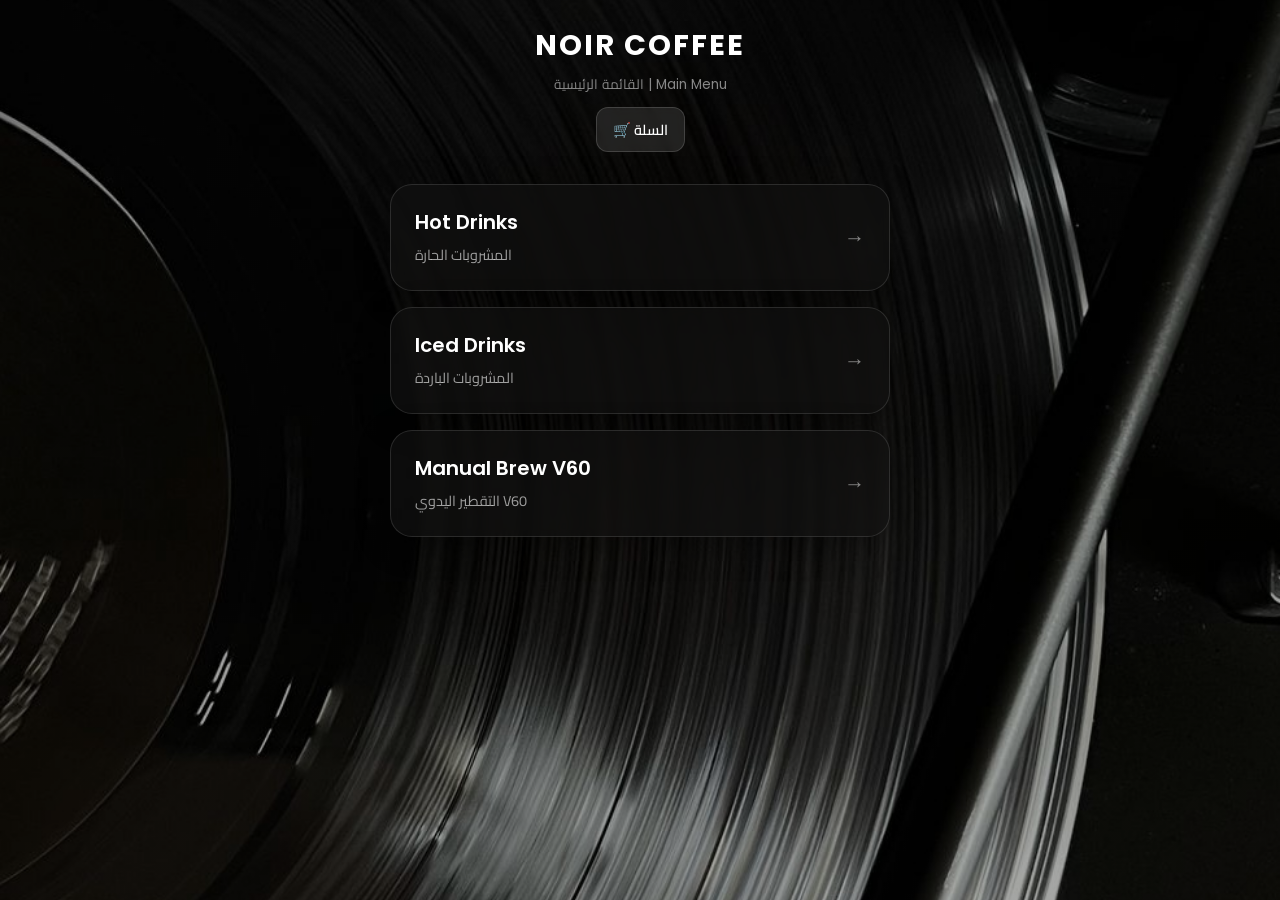
<file: index.html>
<!DOCTYPE html>
<html lang="ar" dir="ltr">

<head>
  <link rel="preload" as="image" href="../images/background.jpg">
  <meta charset="UTF-8">
  <meta name="viewport" content="width=device-width, initial-scale=1.0">
  <title>NOIR CAFFE | Menu</title>

  <link rel="preconnect" href="https://fonts.googleapis.com">
  <link rel="preconnect" href="https://fonts.gstatic.com" crossorigin>
  <link href="https://fonts.googleapis.com/css2?family=Poppins:wght@300;400;500;600;700&family=Cairo:wght@400;600;700&display=swap" rel="stylesheet">

  <link rel="stylesheet" href="css/style.css">
</head>
  
<body>

  <div class="content">

    <div class="container">

      <!-- Header Section -->
      <div class="header-main">
        <h1>NOIR COFFEE</h1>
        <p>القائمة الرئيسية | Main Menu</p>
        <a href="cart.html" class="cart-link">🛒 السلة</a>
      </div>

      <!-- Main Categories -->
      <div class="menu-categories">

        <!-- Hot Drinks Link -->
        <a href="hot-drinks.html" class="category-card">
          <div class="category-info">
            <h2>Hot Drinks</h2>
            <p>المشروبات الحارة</p>
          </div>
          <span class="arrow">→</span>
        </a>

        <!-- Iced Drinks Link -->
        <a href="iced-drinks.html" class="category-card">
          <div class="category-info">
            <h2>Iced Drinks</h2>
            <p>المشروبات الباردة</p>
          </div>
          <span class="arrow">→</span>
        </a>

        <!-- Manual Brew V60 Link -->
        <a href="v60.html" class="category-card">
          <div class="category-info">
            <h2>Manual Brew V60</h2>
            <p>التقطير اليدوي V60</p>
          </div>
          <span class="arrow">→</span>
        </a>

      </div>

    </div>

  </div>

</body>

</html>
</file>
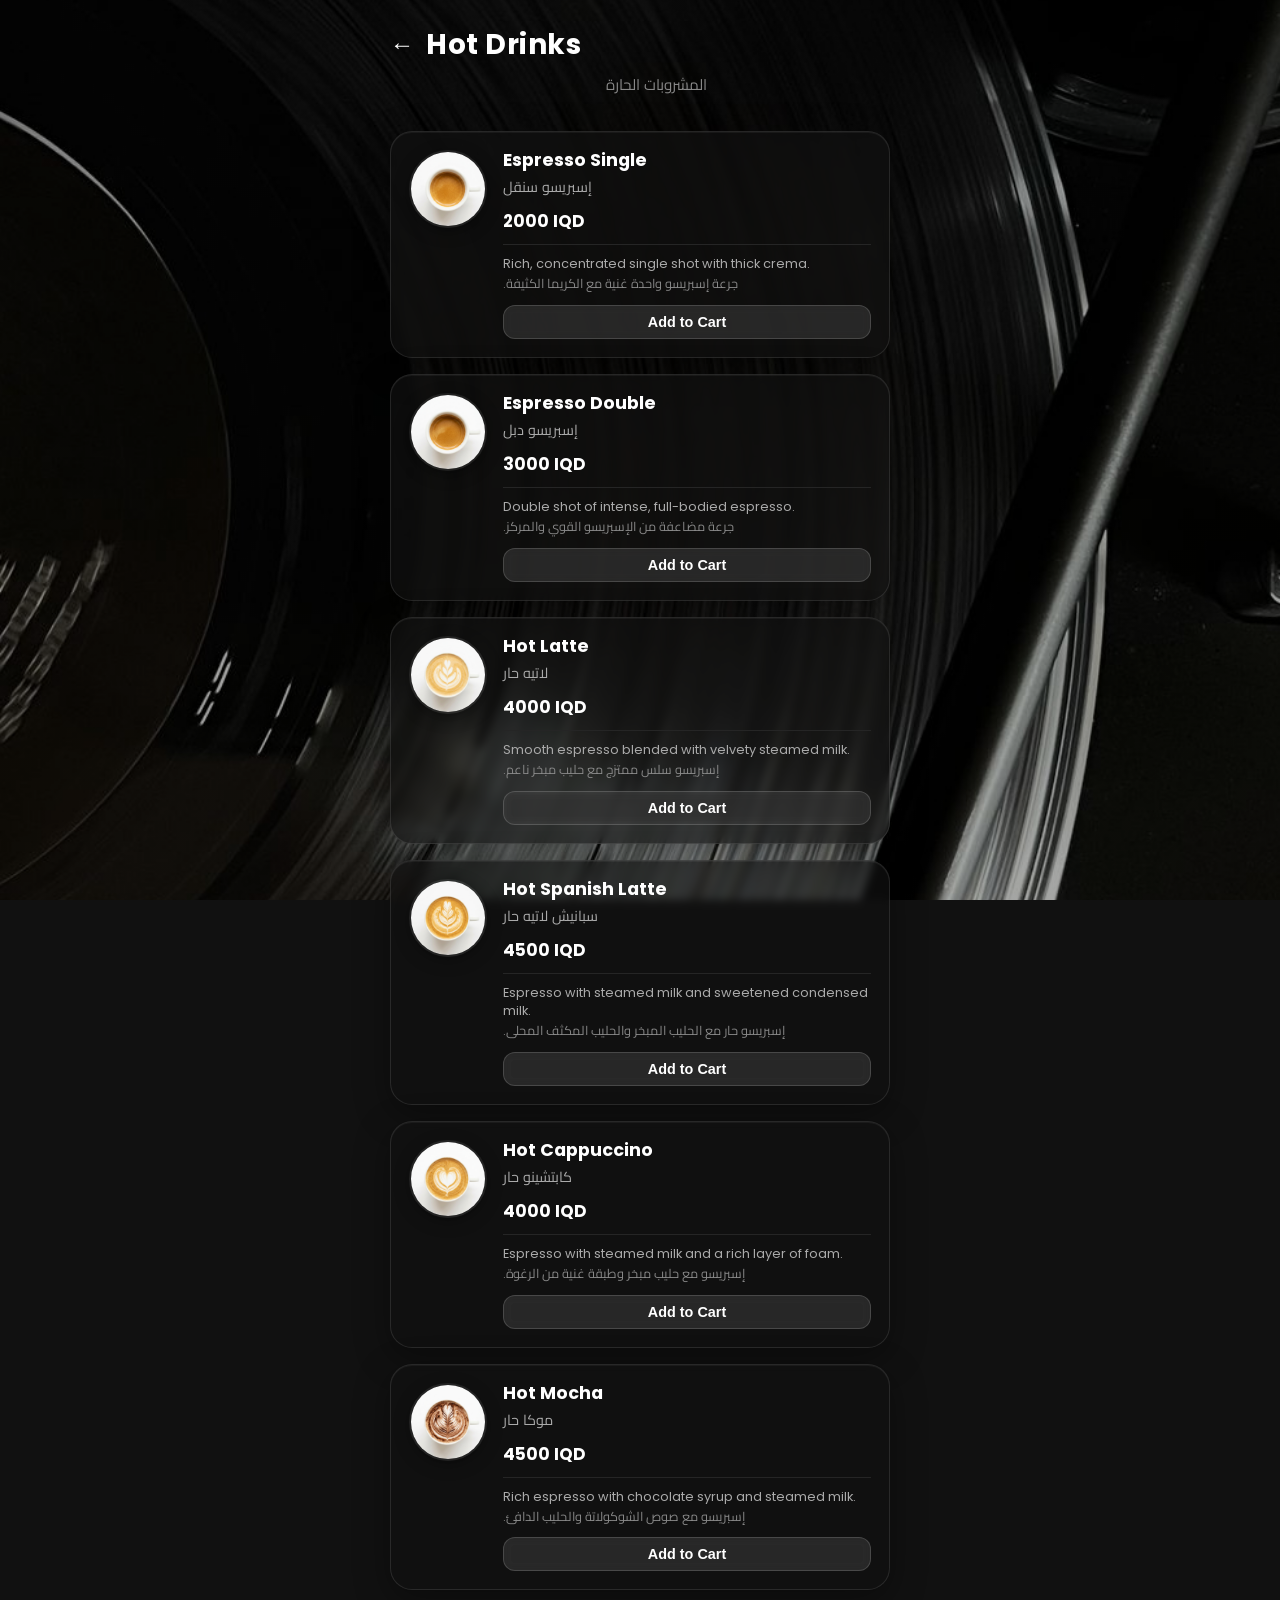
<file: hot-drinks.html>
<!DOCTYPE html>
<html lang="ar" dir="ltr">
<head>
  <meta charset="UTF-8">
  <meta name="viewport" content="width=device-width, initial-scale=1.0">
  <title>NOIR COFFEE | Hot Drinks</title>

  <!-- Fonts -->
  <link rel="preconnect" href="https://fonts.googleapis.com">
  <link rel="preconnect" href="https://fonts.gstatic.com" crossorigin>
  <link href="https://fonts.googleapis.com/css2?family=Cairo:wght@400;600;700&family=Poppins:wght@400;600;700&display=swap" rel="stylesheet">

  <link rel="stylesheet" href="css/style.css">

</head>

  <body>

    <div class="fixed-bg"></div>
<div class="content">

  <div class="container">
    <header class="header">
      <div class="header-title-wrapper">
        <a href="index.html" class="back-btn" aria-label="Back">&larr;</a>
        <h1 class="page-title">Hot Drinks</h1>
      </div>
      <p class="page-subtitle">المشروبات الحارة</p>
    </header>

<!-- Hot Drinks Section -->
<main class="menu-list">

  <!-- Espresso Single -->
  <div class="card">
    <img src="images/espresso-single.PNG" alt="Espresso Single" class="card-img" onerror="this.src='https://images.unsplash.com/photo-1510591509098-f4fdc6d0ff04?q=80&w=200&auto=format&fit=crop'">
    <div class="card-content">
      <h2 class="card-title">Espresso Single</h2>
      <span class="card-title-ar">إسبريسو سنقل</span>
      <div class="card-price">2000 IQD</div>
      <div class="card-details">
        <p class="desc-en">Rich, concentrated single shot with thick crema.</p>
        <p class="desc-ar">جرعة إسبريسو واحدة غنية مع الكريما الكثيفة.</p>
      </div>
      <button class="add-to-cart-btn">Add to Cart</button>

    </div>
  </div>

  <!-- Espresso Double -->
  <div class="card">
    <img src="images/espresso-double .PNG" alt="Espresso Double" class="card-img" onerror="this.src='https://images.unsplash.com/photo-1510591509098-f4fdc6d0ff04?q=80&w=200&auto=format&fit=crop'">
    <div class="card-content">
      <h2 class="card-title">Espresso Double</h2>
      <span class="card-title-ar">إسبريسو دبل</span>
      <div class="card-price">3000 IQD</div>
      <div class="card-details">
        <p class="desc-en">Double shot of intense, full-bodied espresso.</p>
        <p class="desc-ar">جرعة مضاعفة من الإسبريسو القوي والمركز.</p>
      </div>
      <button class="add-to-cart-btn">Add to Cart</button>

    </div>
  </div>

  <!-- Hot Latte -->
  <div class="card">
    <img src="images/hot-latte.PNG" alt="Hot Latte" class="card-img" onerror="this.src='https://images.unsplash.com/photo-1534778101976-62847782c213?q=80&w=200&auto=format&fit=crop'">
    <div class="card-content">
      <h2 class="card-title">Hot Latte</h2>
      <span class="card-title-ar">لاتيه حار</span>
      <div class="card-price">4000 IQD</div>
      <div class="card-details">
        <p class="desc-en">Smooth espresso blended with velvety steamed milk.</p>
        <p class="desc-ar">إسبريسو سلس ممتزج مع حليب مبخر ناعم.</p>
      </div>
      <button class="add-to-cart-btn">Add to Cart</button>

    </div>
  </div>

  <!-- Hot Spanish Latte -->
  <div class="card">
    <img src="images/hot-spanish-latte.PNG" alt="Hot Spanish Latte" class="card-img" onerror="this.src='https://images.unsplash.com/photo-1541167760496-1628856ab772?q=80&w=200&auto=format&fit=crop'">
    <div class="card-content">
      <h2 class="card-title">Hot Spanish Latte</h2>
      <span class="card-title-ar">سبانيش لاتيه حار</span>
      <div class="card-price">4500 IQD</div>
      <div class="card-details">
        <p class="desc-en">Espresso with steamed milk and sweetened condensed milk.</p>
        <p class="desc-ar">إسبريسو حار مع الحليب المبخر والحليب المكثف المحلى.</p>
      </div>
      <button class="add-to-cart-btn">Add to Cart</button>

    </div>
  </div>

  <!-- Hot Cappuccino -->
  <div class="card">
    <img src="images/hot-cappuuccino.PNG" alt="Hot Cappuccino" class="card-img" onerror="this.src='https://images.unsplash.com/photo-1572442388796-11668a67e53d?q=80&w=200&auto=format&fit=crop'">
    <div class="card-content">
      <h2 class="card-title">Hot Cappuccino</h2>
      <span class="card-title-ar">كابتشينو حار</span>
      <div class="card-price">4000 IQD</div>
      <div class="card-details">
        <p class="desc-en">Espresso with steamed milk and a rich layer of foam.</p>
        <p class="desc-ar">إسبريسو مع حليب مبخر وطبقة غنية من الرغوة.</p>
      </div>
      <button class="add-to-cart-btn">Add to Cart</button>

    </div>
  </div>

  <!-- Hot Mocha -->
  <div class="card">
    <img src="images/hot-mocha.PNG" alt="Hot Mocha" class="card-img" onerror="this.src='https://images.unsplash.com/photo-1578314675249-a6910f80cc4e?q=80&w=200&auto=format&fit=crop'">
    <div class="card-content">
      <h2 class="card-title">Hot Mocha</h2>
      <span class="card-title-ar">موكا حار</span>
      <div class="card-price">4500 IQD</div>
      <div class="card-details">
        <p class="desc-en">Rich espresso with chocolate syrup and steamed milk.</p>
        <p class="desc-ar">إسبريسو مع صوص الشوكولاتة والحليب الدافئ.</p>
      </div>
      <button class="add-to-cart-btn">Add to Cart</button>

    </div>
  </div>

</main>

  </div>

</div>
 <script>
document.addEventListener('DOMContentLoaded', () => {
    const addButtons = document.querySelectorAll('.add-to-cart-btn');

    addButtons.forEach(button => {
        button.addEventListener('click', (e) => {
            e.preventDefault();
            const card = e.target.closest('.card');
            const name = card.querySelector('.card-title').innerText;
            const priceText = card.querySelector('.card-price').innerText;
            const price = parseFloat(priceText.replace(/[^0-9.]/g, ''));

            let cart = JSON.parse(localStorage.getItem('coffeeCart')) || [];

            let existingItem = cart.find(item => item.name === name);
            if (existingItem) {
                existingItem.quantity += 1;
            } else {
                cart.push({ name, price, quantity: 1 });
            }

            localStorage.setItem('coffeeCart', JSON.stringify(cart));
            alert(`تمت إضافة ${name} إلى السلة`);
        });
    });
});
</script>
 
</body>
</html>
</file>
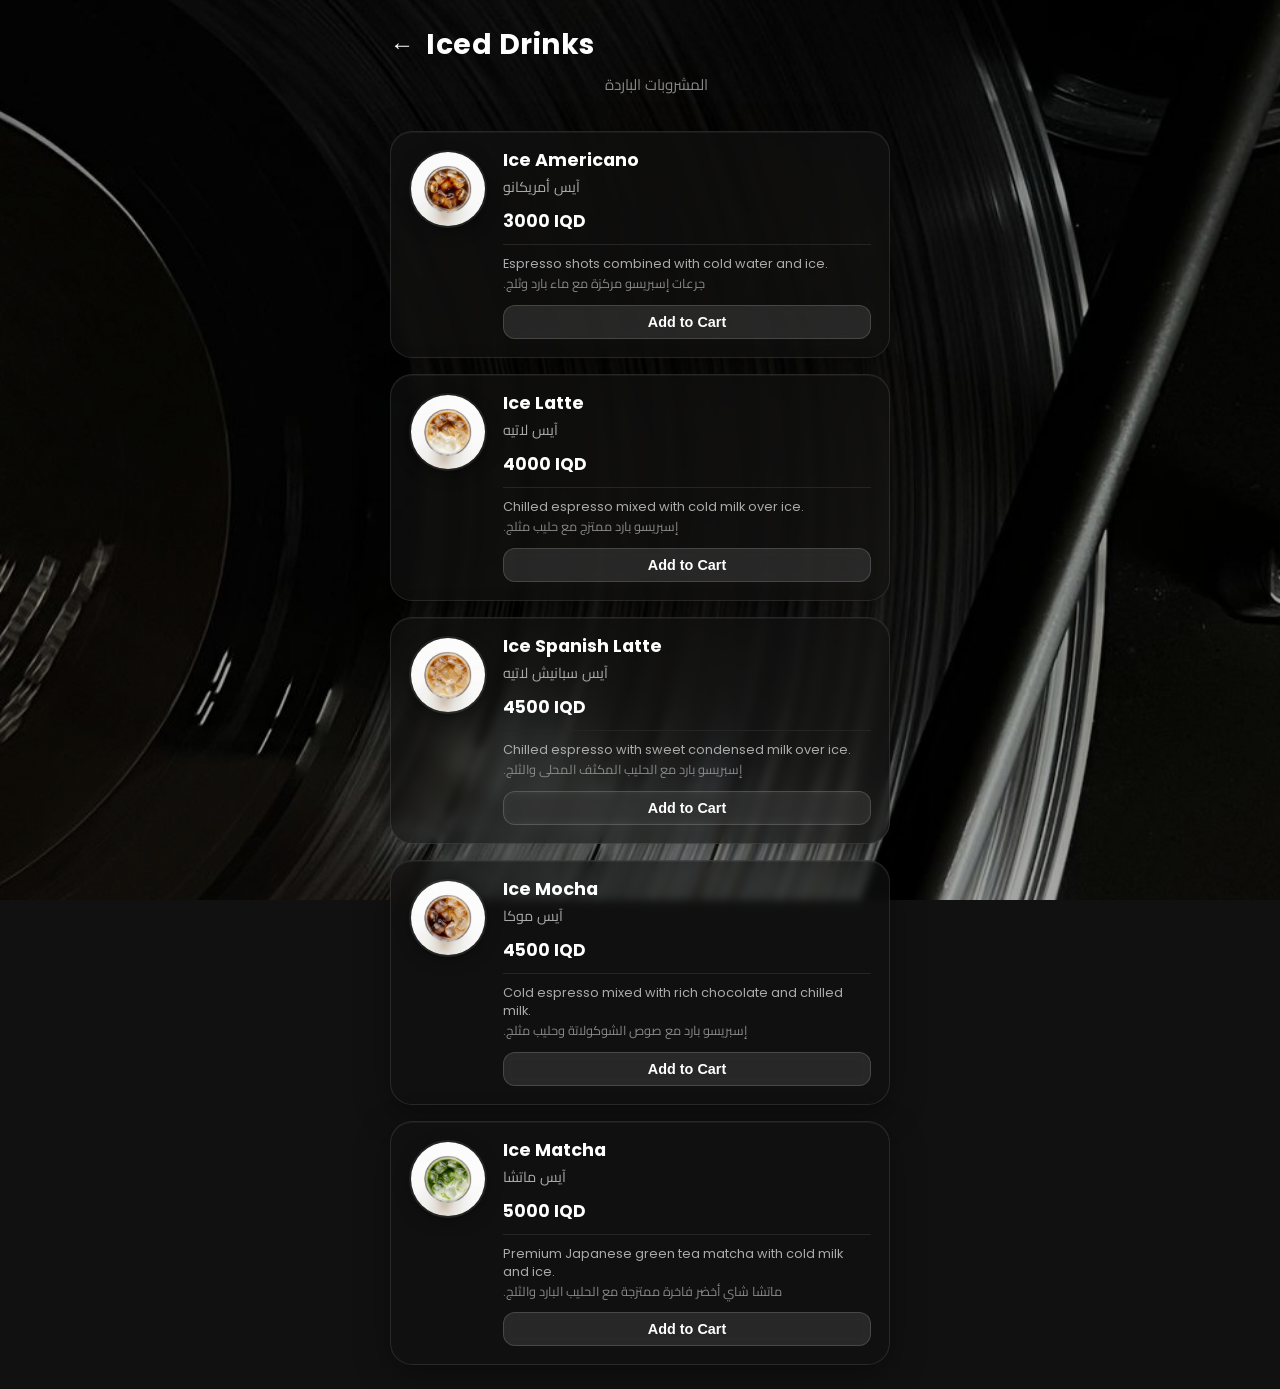
<file: iced-drinks.html>
<!DOCTYPE html>
<html lang="ar" dir="ltr">
<head>
  <meta charset="UTF-8">
  <meta name="viewport" content="width=device-width, initial-scale=1.0">
  <title>NOIR COFFEE | Iced Drinks</title>

  <!-- Fonts -->
  <link rel="preconnect" href="https://fonts.googleapis.com">
  <link rel="preconnect" href="https://fonts.gstatic.com" crossorigin>
  <link href="https://fonts.googleapis.com/css2?family=Cairo:wght@400;600;700&family=Poppins:wght@400;600;700&display=swap" rel="stylesheet">

  <link rel="stylesheet" href="css/style.css">

</head>

  <body>

    
<div class="fixed-bg"></div>
<div class="content">


  <div class="container">
    <header class="header">
      <div class="header-title-wrapper">
        <a href="index.html" class="back-btn" aria-label="Back">&larr;</a>
        <h1 class="page-title">Iced Drinks</h1>
      </div>
      <p class="page-subtitle">المشروبات الباردة</p>
    </header>

    <!-- Iced Drinks Section -->
<main class="menu-list">

  <!-- Ice Americano -->
  <div class="card">
    <img src="images/ice-americano.PNG" alt="Ice Americano" class="card-img" onerror="this.src='https://images.unsplash.com/photo-1517701604599-bb29b565090c?q=80&w=200&auto=format&fit=crop'">
    <div class="card-content">
      <h2 class="card-title">Ice Americano</h2>
      <span class="card-title-ar">آيس أمريكانو</span>
      <div class="card-price">3000 IQD</div>
      <div class="card-details">
        <p class="desc-en">Espresso shots combined with cold water and ice.</p>
        <p class="desc-ar">جرعات إسبريسو مركزة مع ماء بارد وثلج.</p>
      </div>
      <button class="add-to-cart-btn">Add to Cart</button>

    </div>
  </div>

  <!-- Ice Latte -->
  <div class="card">
    <img src="images/ice-latte.PNG" alt="Ice Latte" class="card-img" onerror="this.src='https://images.unsplash.com/photo-1517701604599-bb29b565090c?q=80&w=200&auto=format&fit=crop'">
    <div class="card-content">
      <h2 class="card-title">Ice Latte</h2>
      <span class="card-title-ar">آيس لاتيه</span>
      <div class="card-price">4000 IQD</div>
      <div class="card-details">
        <p class="desc-en">Chilled espresso mixed with cold milk over ice.</p>
        <p class="desc-ar">إسبريسو بارد ممتزج مع حليب مثلج.</p>
      </div>
      <button class="add-to-cart-btn">Add to Cart</button>

    </div>
  </div>

  <!-- Ice Spanish Latte -->
  <div class="card">
    <img src="images/ice-spanish-latte.PNG" alt="Ice Spanish Latte" class="card-img" onerror="this.src='https://images.unsplash.com/photo-1517701604599-bb29b565090c?q=80&w=200&auto=format&fit=crop'">
    <div class="card-content">
      <h2 class="card-title">Ice Spanish Latte</h2>
      <span class="card-title-ar">آيس سبانيش لاتيه</span>
      <div class="card-price">4500 IQD</div>
      <div class="card-details">
        <p class="desc-en">Chilled espresso with sweet condensed milk over ice.</p>
        <p class="desc-ar">إسبريسو بارد مع الحليب المكثف المحلى والثلج.</p>
      </div>
      <button class="add-to-cart-btn">Add to Cart</button>

    </div>
  </div>

  <!-- Ice Mocha -->
  <div class="card">
    <img src="images/ice-mocha.PNG" alt="Ice Mocha" class="card-img" onerror="this.src='https://images.unsplash.com/photo-1461023058943-07fcbe16d735?q=80&w=200&auto=format&fit=crop'">
    <div class="card-content">
      <h2 class="card-title">Ice Mocha</h2>
      <span class="card-title-ar">آيس موكا</span>
      <div class="card-price">4500 IQD</div>
      <div class="card-details">
        <p class="desc-en">Cold espresso mixed with rich chocolate and chilled milk.</p>
        <p class="desc-ar">إسبريسو بارد مع صوص الشوكولاتة وحليب مثلج.</p>
      </div>
      <button class="add-to-cart-btn">Add to Cart</button>

    </div>
  </div>

  <!-- Ice Matcha -->
  <div class="card">
    <img src="images/ice-matcha.PNG" alt="Ice Matcha" class="card-img" onerror="this.src='https://images.unsplash.com/photo-1536256263959-770b48d82b0a?q=80&w=200&auto=format&fit=crop'">
    <div class="card-content">
      <h2 class="card-title">Ice Matcha</h2>
      <span class="card-title-ar">آيس ماتشا</span>
      <div class="card-price">5000 IQD</div>
      <div class="card-details">
        <p class="desc-en">Premium Japanese green tea matcha with cold milk and ice.</p>
        <p class="desc-ar">ماتشا شاي أخضر فاخرة ممتزجة مع الحليب البارد والثلج.</p>
      </div>
      <button class="add-to-cart-btn">Add to Cart</button>

    </div>
  </div>

</main>

  </div>

  </div>

 <script>
document.addEventListener('DOMContentLoaded', () => {
    const addButtons = document.querySelectorAll('.add-to-cart-btn');

    addButtons.forEach(button => {
        button.addEventListener('click', (e) => {
            e.preventDefault();
            const card = e.target.closest('.card');
            const name = card.querySelector('.card-title').innerText;
            const priceText = card.querySelector('.card-price').innerText;
            const price = parseFloat(priceText.replace(/[^0-9.]/g, ''));

            let cart = JSON.parse(localStorage.getItem('coffeeCart')) || [];

            let existingItem = cart.find(item => item.name === name);
            if (existingItem) {
                existingItem.quantity += 1;
            } else {
                cart.push({ name, price, quantity: 1 });
            }

            localStorage.setItem('coffeeCart', JSON.stringify(cart));
            alert(`تمت إضافة ${name} إلى السلة`);
        });
    });
});
</script>

</body>
</html>
</file>
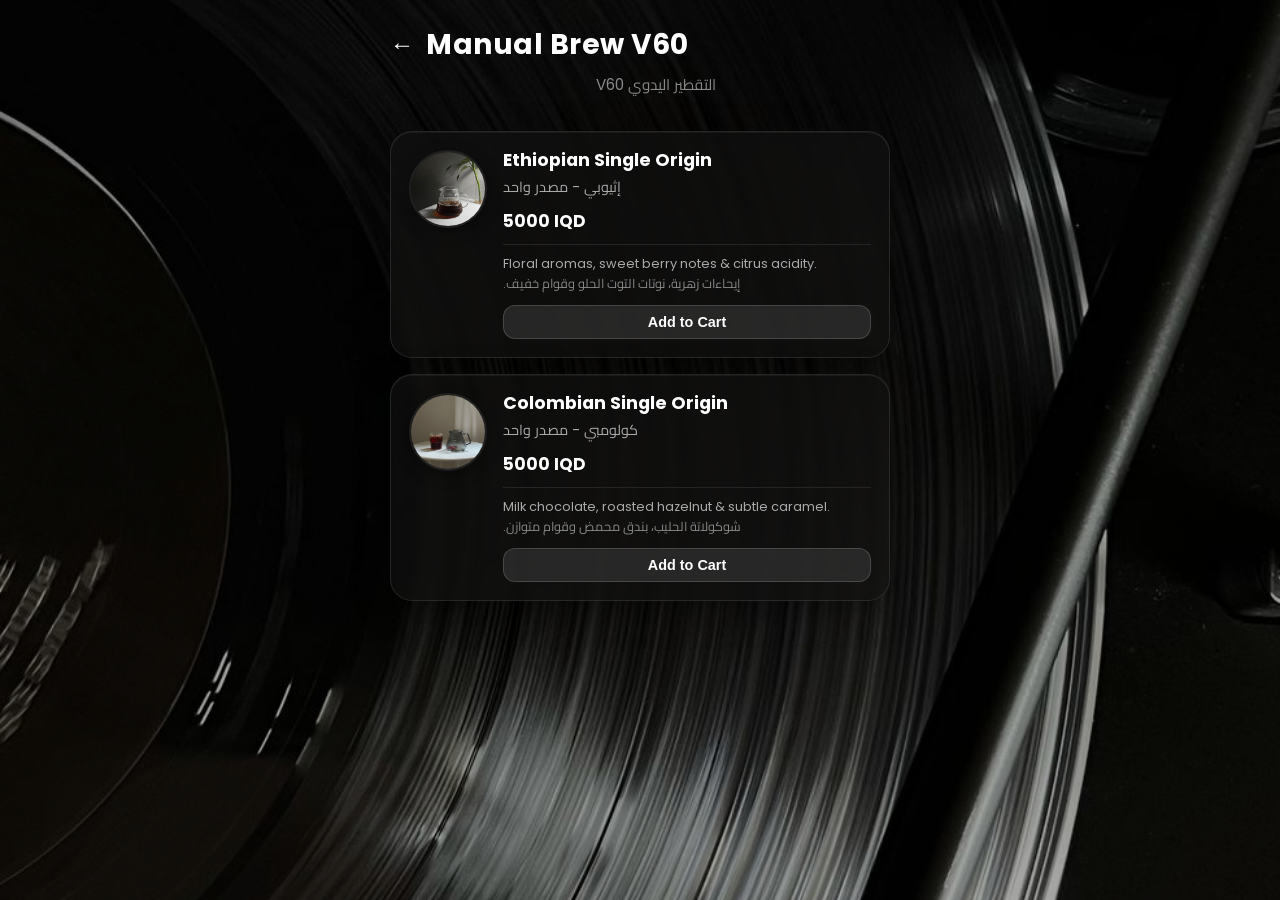
<file: v60.html>
<!DOCTYPE html>
<html lang="ar" dir="ltr">
<head>
  <meta charset="UTF-8">
  <meta name="viewport" content="width=device-width, initial-scale=1.0">
  <title>NOIR COFFEE | Manual Brew V60</title>

  <!-- Fonts -->
  <link rel="preconnect" href="https://fonts.googleapis.com">
  <link rel="preconnect" href="https://fonts.gstatic.com" crossorigin>
  <link href="https://fonts.googleapis.com/css2?family=Cairo:wght@400;600;700&family=Poppins:wght@400;600;700&display=swap" rel="stylesheet">

  <link rel="stylesheet" href="css/style.css">

</head>

  <body>

    <div class="fixed-bg"></div>
<div class="content">

  <div class="container">
    <!-- Header -->
    <header class="header">
      <div class="header-title-wrapper">
        <a href="index.html" class="back-btn" aria-label="Back">
          &larr;
        </a>
        <h1 class="page-title">Manual Brew V60</h1>
      </div>
      <p class="page-subtitle">V60 التقطير اليدوي</p>
    </header>

    <!-- Menu List -->
    <main class="menu-list">

      <!-- Ethiopian Card -->
      <div class="card">
        <img src="images/v60-e.jpg" alt="Ethiopian V60" class="card-img" onerror="this.src='https://images.unsplash.com/photo-1514432324607-a09d9b4aefdd?q=80&w=200&auto=format&fit=crop'">
        <div class="card-content">
          <h2 class="card-title">Ethiopian Single Origin</h2>
          <span class="card-title-ar">إثيوبي - مصدر واحد</span>
          <div class="card-price">5000 IQD</div>
          <div class="card-details">
            <p class="desc-en">Floral aromas, sweet berry notes & citrus acidity.</p>
            <p class="desc-ar">إيحاءات زهرية، نوتات التوت الحلو وقوام خفيف.</p>
          </div>
          <button class="add-to-cart-btn">Add to Cart</button>

        </div>
      </div>

      <!-- Colombian Card -->
      <div class="card">
        <img src="images/v60-c.jpg" alt="Colombian V60" class="card-img" onerror="this.src='https://images.unsplash.com/photo-1511920170033-f8396924c348?q=80&w=200&auto=format&fit=crop'">
        <div class="card-content">
          <h2 class="card-title">Colombian Single Origin</h2>
          <span class="card-title-ar">كولومبي - مصدر واحد</span>
          <div class="card-price">5000 IQD</div>
          <div class="card-details">
            <p class="desc-en">Milk chocolate, roasted hazelnut & subtle caramel.</p>
            <p class="desc-ar">شوكولاتة الحليب، بندق محمض وقوام متوازن.</p>
          </div>
          <button class="add-to-cart-btn">Add to Cart</button>

        </div>
      </div>

    </main>

  </div>

  </div>

 <script>
document.addEventListener('DOMContentLoaded', () => {
    const addButtons = document.querySelectorAll('.add-to-cart-btn');

    addButtons.forEach(button => {
        button.addEventListener('click', (e) => {
            e.preventDefault();
            const card = e.target.closest('.card');
            const name = card.querySelector('.card-title').innerText;
            const priceText = card.querySelector('.card-price').innerText;
            const price = parseFloat(priceText.replace(/[^0-9.]/g, ''));

            let cart = JSON.parse(localStorage.getItem('coffeeCart')) || [];

            let existingItem = cart.find(item => item.name === name);
            if (existingItem) {
                existingItem.quantity += 1;
            } else {
                cart.push({ name, price, quantity: 1 });
            }

            localStorage.setItem('coffeeCart', JSON.stringify(cart));
            alert(`تمت إضافة ${name} إلى السلة`);
        });
    });
});
</script>

</body>
</html>
</file>
<file: css/style.css>
/* Reset & Base Styles */
* {
  margin: 0;
  padding: 0;
  box-sizing: border-box;
}

/* ===== Fixed Background (الحل الهندسي الثابت) ===== */
body {
    margin: 0;
    padding: 24px 18px;
    min-height: 100vh;
    overflow-x: hidden;
    color: #fff;
    font-family: 'Poppins', 'Cairo', sans-serif;
    position: relative;
    background-color: #111;
}

body::before {
    content: "";
    position: fixed;
    top: 0;
    left: 0;
    width: 100vw;
    height: 100vh;
    background: 
        linear-gradient(rgba(0,0,0,.35), rgba(0,0,0,.35)),
        url("../images/background.jpg");
    background-size: cover;
    background-position: center;
    background-repeat: no-repeat;
    z-index: -1;
    pointer-events: none;
}

.content {
    position: relative;
    z-index: 1;
}

.container {
  max-width: 500px;
  margin: 0 auto;
}

/* ==========================================
   Animations (الظهور من الأسفل للأعلى حصراً بدون طفو)
   ========================================== */

@keyframes slideUpEntrance {
  from {
    opacity: 0;
    transform: translateY(80px);
  }
  to {
    opacity: 1;
    transform: translateY(0);
  }
}

.header-main, .main-header, .header {
  text-align: center;
  margin-bottom: 32px;
  opacity: 0;
  animation: slideUpEntrance 1.0s cubic-bezier(0.16, 1, 0.3, 1) forwards;
}

.brand-logo {
  width: 80px;
  height: 80px;
  object-fit: contain;
  margin: 0 auto 12px auto;
  display: block;
  opacity: 0;
  animation: slideUpEntrance 0.8s cubic-bezier(0.16, 1, 0.3, 1) forwards 1.0s;
}

.header-main h1, .main-header h1 {
  font-size: 1.8rem;
  font-weight: 700;
  letter-spacing: 2px;
  color: #ffffff;
}

.header-main p, .main-header p {
  font-size: 0.85rem;
  color: #888888;
  margin-top: 4px;
}

/* حاوية السكشنات */
.menu-categories, .menu-list {
  display: flex;
  flex-direction: column;
  gap: 16px;
}

/* الكاردات الرئيسية بالصفحة الرئيسية - ظهور متسلسل من الأسفل للأعلى */
.category-card {
  background: rgba(18, 18, 18, 0.65);
  -webkit-backdrop-filter: blur(4px) saturate(160%);
  backdrop-filter: blur(4px) saturate(160%);
  border: 1px solid rgba(255, 255, 255, 0.12);
  box-shadow: 0 8px 32px 0 rgba(0, 0, 0, 0.36);
  border-radius: 22px;
  padding: 22px 24px;
  display: flex;
  justify-content: space-between;
  align-items: center;
  text-decoration: none;
  color: #ffffff;
  
  opacity: 0;
  animation: slideUpEntrance 1.0s cubic-bezier(0.16, 1, 0.3, 1) forwards;
  
  transition: border-color 0.3s ease, 
              box-shadow 0.3s ease, 
              background 0.3s ease,
              transform 0.3s ease;
}

/* تسلسل ظهور الكاردات الرئيسية */
.category-card:nth-child(1) { animation-delay: 0.30s; }
.category-card:nth-child(2) { animation-delay: 0.45s; }
.category-card:nth-child(3) { animation-delay: 0.55s; }

/* تأثير التفاعل عند تمرير الماوس */
.category-card:hover {
  transform: translateY(-4px);
  border-color: rgba(255, 255, 255, 0.35);
  box-shadow: 0 12px 40px 0 rgba(0, 0, 0, 0.5);
}

.category-card:active {
  transform: scale(0.98);
}

.category-info h2 {
  font-size: 1.25rem;
  font-weight: 600;
  color: #ffffff;
  margin-bottom: 4px;
}

.category-info p {
  font-size: 0.9rem;
  color: rgba(255, 255, 255, 0.6);
  font-family: 'Cairo', sans-serif;
}

.arrow {
  font-size: 1.3rem;
  color: rgba(255, 255, 255, 0.5);
  transition: transform 0.3s ease;
}

.category-card:hover .arrow {
  transform: translateX(6px);
}

/* ==========================================
   2. الصفحات الداخلية (Hot / Iced / V60)
   ========================================== */

.header-title-wrapper {
  display: flex;
  align-items: center;
  gap: 12px;
}

.back-btn {
  color: #ffffff;
  text-decoration: none;
  font-size: 1.5rem;
  line-height: 1;
  display: flex;
  align-items: center;
  transition: opacity 0.2s;
}

.back-btn:hover {
  opacity: 0.7;
}

.page-title {
  font-size: 1.75rem;
  font-weight: 700;
  letter-spacing: 0.5px;
}

.page-subtitle {
  font-size: 0.95rem;
  color: #888888;
  margin-top: 4px;
  margin-left: 32px;
}

/* كاردات القائمة الداخلية - ظهور متسلسل من الأسفل للأعلى */
.card {
  background: rgba(18, 18, 18, 0.65);
  -webkit-backdrop-filter: blur(4px) saturate(160%);
  backdrop-filter: blur(4px) saturate(160%);
  border: 1px solid rgba(255,255,255,0.10);
  border-radius: 22px;
  box-shadow: 0 10px 35px rgba(0,0,0,0.35), inset 0 1px 0 rgba(255,255,255,0.05);
  padding: 18px;
  display: flex;
  align-items: flex-start;
  gap: 16px;
  text-decoration: none;
  color: inherit;
  overflow: hidden;
  
  opacity: 0;
  animation: slideUpEntrance 1.0s cubic-bezier(0.16, 1, 0.3, 1) forwards;
  transition: box-shadow 0.3s ease, transform 0.3s ease;
}

/* تسلسل ظهور العناصر الداخلية */
.card:nth-child(1) { animation-delay: 0.15s; }
.card:nth-child(2) { animation-delay: 0.25s; }
.card:nth-child(3) { animation-delay: 0.35s; }
.card:nth-child(4) { animation-delay: 0.45s; }
.card:nth-child(5) { animation-delay: 0.55s; }

.card:hover {
  transform: translateY(-4px);
  box-shadow: 0 14px 40px rgba(0,0,0,0.45);
}

.card-img {
  width: 78px;
  height: 78px;
  border-radius: 50%;
  object-fit: cover;
  flex-shrink: 0;
  border: 2px solid rgba(255,255,255,0.08);
  box-shadow: 0 4px 15px rgba(0,0,0,0.35);
  transition: transform 0.3s ease;
}

.card:hover .card-img {
  transform: scale(1.06);
}

.card-content {
  display: flex;
  flex-direction: column;
  flex-grow: 1;
}

.card-title {
  font-size: 1.1rem;
  font-weight: 700;
  color: #ffffff;
  line-height: 1.2;
}

.card-title-ar {
  font-size: 0.9rem;
  color: #aaaaaa;
  margin-top: 2px;
}

.card-price {
  font-size: 1.05rem;
  font-weight: 700;
  color: #ffffff;
  margin-top: 8px;
}

.card-details {
  margin-top: 10px;
  padding-top: 10px;
  border-top: 1px solid #252525;
  font-size: 0.8rem;
  line-height: 1.4;
}

.desc-en {
  color: #aaaaaa;
  margin-bottom: 2px;
}

.desc-ar {
  color: #888888;
  direction: rtl;
  text-align: left;
}
/* ==========================================
   3. تنسيقات صفحة السلة (Cart Styles)
   ========================================== */

.cart-link {
    display: inline-block;
    padding: 8px 16px;
    background: rgba(255, 255, 255, 0.1);
    border: 1px solid rgba(255, 255, 255, 0.15);
    backdrop-filter: blur(4px);
    color: #fff;
    text-decoration: none;
    border-radius: 12px;
    font-weight: 600;
    font-size: 0.9rem;
    margin-top: 10px;
    transition: all 0.3s ease;
}

.cart-link:hover {
    background: rgba(255, 255, 255, 0.2);
    border-color: rgba(255, 255, 255, 0.3);
}

.cart-container {
    background: rgba(18, 18, 18, 0.65);
    -webkit-backdrop-filter: blur(4px) saturate(160%);
    backdrop-filter: blur(4px) saturate(160%);
    border: 1px solid rgba(255, 255, 255, 0.10);
    border-radius: 22px;
    box-shadow: 0 10px 35px rgba(0,0,0,0.35);
    padding: 24px;
    margin-top: 20px;
}

.cart-item {
    display: flex;
    justify-content: space-between;
    align-items: center;
    padding: 14px 0;
    border-bottom: 1px solid rgba(255, 255, 255, 0.08);
}

.cart-item:last-child {
    border-bottom: none;
}

.item-details h4 {
    font-size: 1rem;
    font-weight: 600;
    color: #fff;
    margin-bottom: 4px;
}

.item-details p {
    font-size: 0.85rem;
    color: #aaa;
}

.item-controls {
    display: flex;
    align-items: center;
    gap: 6px;
}

.item-controls button {
    background: rgba(255, 255, 255, 0.1);
    color: #fff;
    border: 1px solid rgba(255, 255, 255, 0.15);
    padding: 6px 12px;
    cursor: pointer;
    border-radius: 8px;
    font-weight: bold;
    transition: background 0.2s;
}

.item-controls button:hover {
    background: rgba(255, 255, 255, 0.2);
}

.delete-btn {
    background-color: rgba(255, 77, 77, 0.2) !important;
    border-color: rgba(255, 77, 77, 0.4) !important;
    color: #ff8080 !important;
}

.delete-btn:hover {
    background-color: rgba(255, 77, 77, 0.35) !important;
}

.cart-summary {
    margin-top: 24px;
    padding-top: 16px;
    border-top: 1px solid rgba(255, 255, 255, 0.12);
    display: flex;
    flex-direction: column;
    gap: 12px;
}

.cart-summary h3 {
    font-size: 1.1rem;
    color: #fff;
    font-weight: 600;
}

#checkout-btn {
    background: #ffffff;
    color: #111;
    border: none;
    padding: 12px;
    border-radius: 14px;
    cursor: pointer;
    font-weight: 700;
    font-size: 1rem;
    transition: opacity 0.2s, transform 0.2s;
}

#checkout-btn:hover {
    opacity: 0.9;
    transform: translateY(-2px);
}

.empty-cart {
    text-align: center;
    color: #888;
    padding: 20px;
    font-size: 0.95rem;
}
.add-to-cart-btn {
    margin-top: 12px;
    background: rgba(255, 255, 255, 0.1);
    border: 1px solid rgba(255, 255, 255, 0.15);
    backdrop-filter: blur(4px);
    color: #fff;
    padding: 8px 16px;
    border-radius: 12px;
    cursor: pointer;
    font-weight: 600;
    font-size: 0.9rem;
    width: 100%;
    transition: all 0.3s ease;
}

.add-to-cart-btn:hover {
    background: rgba(255, 255, 255, 0.2);
    border-color: rgba(255, 255, 255, 0.3);
}
</file>
